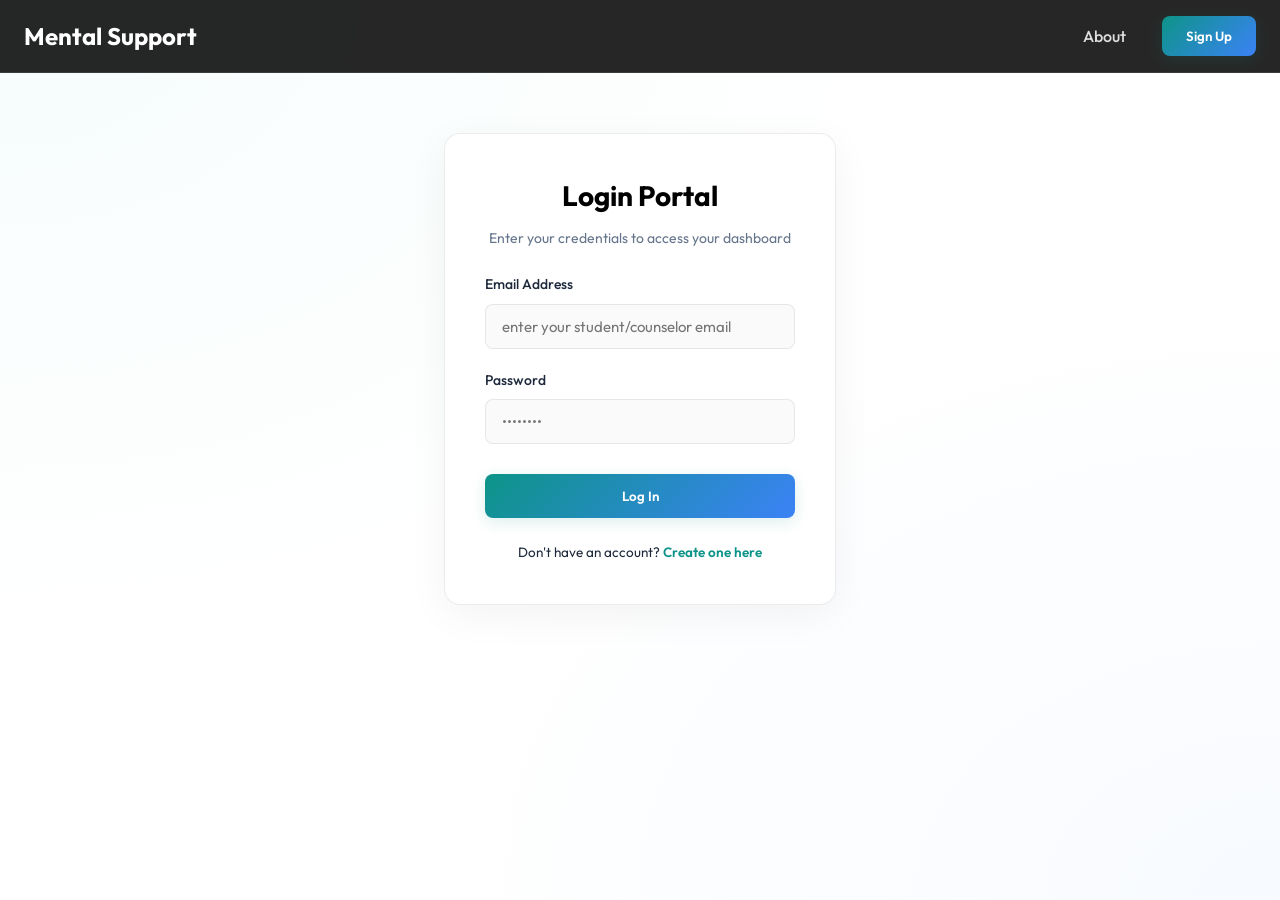
<file: index.html>
<!DOCTYPE html>
<html lang="en">
<head>
    <meta charset="UTF-8">
    <meta name="viewport" content="width=device-width, initial-scale=1.0">
    <title>Digital Mental Health Support Platform For Tertiary Students</title>
    <link rel="stylesheet" href="css/styles.css?v=9">
</head>
<body>

    <!-- Header Navigation -->
    <header>
        <div class="logo" style="cursor: pointer;" onclick="window.location.href='index.html'">
            Mental Support
        </div>
        <div class="nav-links">
            <button class="nav-item" onclick="openModal('aboutModal')" style="background: none; border: none; font-size: 16px; font-family: inherit; font-weight: 500;">About</button>
            <button class="btn-primary" onclick="openModal('registerModal')">Sign Up</button>
        </div>
    </header>

    <!-- Login Page Content -->
    <section class="landing-hero" style="grid-template-columns: 1fr; max-width: 440px; margin: 60px auto;">
        <div class="glass-card" style="padding: 40px; border-radius: var(--border-radius-md); box-shadow: 0 10px 40px rgba(0, 0, 0, 0.05); text-align: center;">
            <div style="margin-bottom: 24px; text-align: center;">
                <h2 style="font-size: 28px; font-weight: 700; color: var(--text-primary); margin-bottom: 8px;">Login Portal</h2>
                <p style="font-size: 14px; color: var(--text-muted);">Enter your credentials to access your dashboard</p>
            </div>
            <form onsubmit="handleLogin(event)">
                <div class="form-group">
                    <label class="form-label">Email Address</label>
                    <input type="email" name="email" class="form-control" placeholder="enter your student/counselor email" required>
                </div>
                <div class="form-group">
                    <label class="form-label">Password</label>
                    <input type="password" name="password" class="form-control" placeholder="••••••••" required>
                </div>
                <button type="submit" class="btn-primary" style="width: 100%; margin-top: 10px; padding: 14px 24px;">Log In</button>
            </form>
            <p style="font-size: 13.5px; color: var(--text-secondary); text-align: center; margin-top: 24px;">
                Don't have an account? <a href="#" onclick="openModal('registerModal');" style="font-weight: 600;">Create one here</a>
            </p>
        </div>
    </section>

    <!-- ABOUT MODAL -->
    <div class="modal-overlay" id="aboutModal">
        <div class="glass-card modal-content" style="max-width: 1000px; max-height: 90vh; overflow-y: auto;">
            <div class="modal-header">
                <h2 style="font-weight: 700; color: var(--text-primary);">About Our Platform</h2>
                <span class="modal-close" onclick="closeModal('aboutModal')">&times;</span>
            </div>
            
            <div class="about-modal-grid" style="display: grid; grid-template-columns: 1.2fr 1fr; gap: 40px; align-items: start; text-align: left;">
                <div>
                    <h1 style="font-size: 32px; font-weight: 800; line-height: 1.2; margin-bottom: 16px; color: var(--text-primary);">Digital Mental Health Support Platform</h1>
                    <p style="font-size: 15px; color: var(--text-secondary); margin-bottom: 28px; line-height: 1.6;">A secure, confidential space for tertiary level students to complete mental health self-assessments, share recovery stories, and connect with licensed counselors through chat and video sessions.</p>
                    
                    <h3 style="font-size: 18px; font-weight: 700; margin-bottom: 16px; color: var(--text-primary);">Core Platform Features</h3>
                    <div style="display: grid; grid-template-columns: 1fr 1fr; gap: 16px;">
                        <div class="feature-box" style="background: rgba(0, 0, 0, 0.01);">
                            <h3 style="font-size: 15px; font-weight: 600; color: var(--primary);">Self-Assessments</h3>
                            <p style="font-size: 12.5px; color: var(--text-secondary);">Screen for anxiety, depression, bipolar disorder, PTSD, and stress with validated questionnaires.</p>
                        </div>
                        <div class="feature-box" style="background: rgba(0, 0, 0, 0.01);">
                            <h3 style="font-size: 15px; font-weight: 600; color: var(--primary);">Direct Chat</h3>
                            <p style="font-size: 12.5px; color: var(--text-secondary);">Message experienced counselors securely in real-time without page reloads.</p>
                        </div>
                        <div class="feature-box" style="background: rgba(0, 0, 0, 0.01);">
                            <h3 style="font-size: 15px; font-weight: 600; color: var(--primary);">Story Sharing</h3>
                            <p style="font-size: 12.5px; color: var(--text-secondary);">Share your own mental health recovery journey publicly or anonymously.</p>
                        </div>
                        <div class="feature-box" style="background: rgba(0, 0, 0, 0.01);">
                            <h3 style="font-size: 15px; font-weight: 600; color: var(--primary);">Video Consultations</h3>
                            <p style="font-size: 12.5px; color: var(--text-secondary);">Secure WebRTC video rooms prepped for online session consultations.</p>
                        </div>
                    </div>
                </div>

                <div style="display: flex; flex-direction: column; gap: 24px;">
                    <!-- Benefits of Seeking Support -->
                    <div class="glass-card" style="padding: 24px; border-radius: var(--border-radius-md); background: rgba(0,0,0,0.01); box-shadow: none;">
                        <h3 style="font-size: 16px; font-weight: 700; color: #000000; margin-bottom: 12px;">Benefits of Seeking Support</h3>
                        <ul style="list-style: none; padding: 0; margin: 0; display: flex; flex-direction: column; gap: 8px;">
                            <li style="font-size: 13px; color: var(--text-secondary); line-height: 1.4;">
                                - Improved academic performance through better focus, concentration, and reduced stress levels.
                            </li>
                            <li style="font-size: 13px; color: var(--text-secondary); line-height: 1.4;">
                                - Stronger coping skills and emotional resilience to handle life's challenges confidently.
                            </li>
                            <li style="font-size: 13px; color: var(--text-secondary); line-height: 1.4;">
                                - Healthier relationships and improved communication with peers and family.
                            </li>
                            <li style="font-size: 13px; color: var(--text-secondary); line-height: 1.4;">
                                - Early detection and management of anxiety, depression, and other mental health conditions.
                            </li>
                            <li style="font-size: 13px; color: var(--text-secondary); line-height: 1.4;">
                                - Greater self-awareness, personal growth, and a more positive outlook on life.
                            </li>
                        </ul>
                    </div>

                    <!-- Risks of Not Seeking Support -->
                    <div class="glass-card" style="padding: 24px; border-radius: var(--border-radius-md); background: rgba(0,0,0,0.01); box-shadow: none;">
                        <h3 style="font-size: 16px; font-weight: 700; color: #000000; margin-bottom: 12px;">Risks of Not Seeking Support</h3>
                        <ul style="list-style: none; padding: 0; margin: 0; display: flex; flex-direction: column; gap: 8px;">
                            <li style="font-size: 13px; color: var(--text-secondary); line-height: 1.4;">
                                - Worsening symptoms of anxiety, depression, and burnout that become harder to treat over time.
                            </li>
                            <li style="font-size: 13px; color: var(--text-secondary); line-height: 1.4;">
                                - Declining academic performance, missed deadlines, and risk of academic suspension or dropout.
                            </li>
                            <li style="font-size: 13px; color: var(--text-secondary); line-height: 1.4;">
                                - Social isolation, strained relationships, and difficulty trusting others.
                            </li>
                            <li style="font-size: 13px; color: var(--text-secondary); line-height: 1.4;">
                                - Increased risk of substance abuse as an unhealthy coping mechanism.
                            </li>
                            <li style="font-size: 13px; color: var(--text-secondary); line-height: 1.4;">
                                - Long-term emotional damage and reduced quality of life that impacts career and future goals.
                            </li>
                        </ul>
                    </div>
                </div>
            </div>
        </div>
    </div>

    <!-- REGISTRATION MODAL -->
    <div class="modal-overlay" id="registerModal">
        <div class="glass-card modal-content" style="max-height: 90vh; overflow-y: auto;">
            <div class="modal-header">
                <h2 style="font-weight: 700; color: var(--primary);">Create Student Account</h2>
                <span class="modal-close" onclick="closeModal('registerModal')">&times;</span>
            </div>
            <form onsubmit="handleRegister(event)">
                <input type="hidden" name="role" value="student">

                <div class="form-group">
                    <label class="form-label">Full Name</label>
                    <input type="text" name="name" class="form-control" placeholder="John Doe" required>
                </div>

                <div class="form-group">
                    <label class="form-label">Email Address</label>
                    <input type="email" name="email" class="form-control" placeholder="email@university.edu" required>
                </div>

                <div class="form-group">
                    <label class="form-label">Password</label>
                    <input type="password" name="password" class="form-control" placeholder="at least 6 characters" required>
                </div>

                <!-- Student specific fields -->
                <div id="studentFields">
                    <div class="form-group">
                        <label class="form-label">University / College</label>
                        <input type="text" name="university" class="form-control" placeholder="e.g. University of Swaziland" id="studentUniversityInput" list="universitiesDatalist" required autocomplete="off">
                        <datalist id="universitiesDatalist"></datalist>
                    </div>
                    <div class="form-group">
                        <label class="form-label">Student ID Card Number</label>
                        <input type="text" name="student_id" class="form-control" placeholder="STD-202380196">
                    </div>
                    <div class="form-group">
                        <label class="form-label">Phone Number</label>
                        <input type="text" name="phone" class="form-control" placeholder="+26878123456">
                    </div>
                    <div class="form-group">
                        <label class="form-label">Department / Major</label>
                        <input type="text" name="department" class="form-control" placeholder="Computer Science">
                    </div>
                    <div class="form-group">
                        <label class="form-label">Bio (Brief context for counselor)</label>
                        <textarea name="student_bio" class="form-control" rows="3" placeholder="A little about yourself..."></textarea>
                    </div>
                </div>

                <button type="submit" class="btn-primary" style="width: 100%; margin-top: 10px;">Register Account</button>
            </form>
            <p style="font-size: 13px; color: var(--text-secondary); text-align: center; margin-top: 16px;">
                Already have an account? <a href="#" onclick="closeModal('registerModal'); openModal('loginModal');">Log in here</a>
            </p>
        </div>
    </div>
    <script>
        // Session guard: if already logged in (and no error present), redirect to correct dashboard
        (function() {
            try {
                if (window.location.search.indexOf('error') !== -1) {
                    localStorage.removeItem('mhp_user');
                    sessionStorage.clear();
                    return;
                }
                var saved = localStorage.getItem('mhp_user');
                if (saved) {
                    var user = JSON.parse(saved);
                    if (user && user.role) {
                        var dashMap = {
                            'admin':     'dashboard_admin.html',
                            'student':   'dashboard_student.html',
                            'counselor': 'dashboard_counselor.html',
                            'lecturer':  'dashboard_lecturer.html'
                        };
                        var dest = dashMap[user.role];
                        if (dest) {
                            window.location.replace(dest);
                        }
                    }
                }
            } catch(e) {}
        })();
    </script>
    <script src="js/app.js?v=46"></script>
</body>
</html>
</file>
<file: css/styles.css>
@import url('https://fonts.googleapis.com/css2?family=Outfit:wght@300;400;500;600;700&display=swap');

:root {
    --bg-main: #ffffff;
    --bg-card: rgba(255, 255, 255, 0.85);
    --bg-card-hover: rgba(0, 0, 0, 0.02);
    --glass-border: rgba(0, 0, 0, 0.08);
    --text-primary: #000000;
    --text-secondary: #1e293b;
    --text-muted: #64748b;
    --primary: #0d9488;
    --primary-glow: rgba(13, 148, 136, 0.15);
    --accent: #3b82f6;
    --accent-glow: rgba(59, 130, 246, 0.15);
    --success: #16a34a;
    --warning: #d97706;
    --danger: #dc2626;
    --font-sans: 'Outfit', -apple-system, BlinkMacSystemFont, "Segoe UI", Roboto, sans-serif;
    --transition-smooth: all 0.3s cubic-bezier(0.4, 0, 0.2, 1);
    --border-radius-sm: 8px;
    --border-radius-md: 16px;
    --border-radius-lg: 24px;
}

* {
    box-sizing: border-box;
    margin: 0;
    padding: 0;
}

body {
    background-color: var(--bg-main);
    color: var(--text-primary);
    font-family: var(--font-sans);
    line-height: 1.6;
    overflow-x: hidden;
    background-image: 
        radial-gradient(at 0% 0%, rgba(20, 184, 166, 0.04) 0px, transparent 50%),
        radial-gradient(at 100% 100%, rgba(59, 130, 246, 0.04) 0px, transparent 50%);
    background-attachment: fixed;
}

/* Scrollbar styles */
::-webkit-scrollbar {
    width: 8px;
    height: 8px;
}
::-webkit-scrollbar-track {
    background: #f1f5f9;
}
::-webkit-scrollbar-thumb {
    background: #cbd5e1;
    border-radius: 4px;
}
::-webkit-scrollbar-thumb:hover {
    background: var(--primary);
}

a {
    color: var(--primary);
    text-decoration: none;
    transition: var(--transition-smooth);
}
a:hover {
    color: var(--text-primary);
}

button {
    font-family: var(--font-sans);
}

/* Glass Card */
.glass-card {
    background: var(--bg-card);
    backdrop-filter: blur(12px);
    -webkit-backdrop-filter: blur(12px);
    border: 1px solid var(--glass-border);
    border-radius: var(--border-radius-md);
    padding: 24px;
    transition: var(--transition-smooth);
    box-shadow: 0 8px 30px rgba(0, 0, 0, 0.04);
}
.glass-card:hover {
    border-color: var(--glass-border);
    background: var(--bg-card-hover);
    transform: translateY(-2px);
    box-shadow: 0 12px 40px rgba(0, 0, 0, 0.06);
}

/* Prevent hover effects on modal content — keeps text readable over dark overlay */
.modal-content.glass-card {
    background: #ffffff;
    box-shadow: 0 20px 60px rgba(0, 0, 0, 0.15);
    backdrop-filter: none;
    -webkit-backdrop-filter: none;
}
.modal-content.glass-card:hover {
    background: #ffffff;
    transform: scale(1);
    box-shadow: 0 20px 60px rgba(0, 0, 0, 0.15);
}

/* Prevent hover lift on sidebar and static containers */
.sidebar.glass-card:hover,
.chat-layout .glass-card:hover,
.tab-content > .glass-card:hover {
    transform: none;
    background: var(--bg-card);
}

/* Primary Button */
.btn-primary {
    background: linear-gradient(135deg, var(--primary), var(--accent));
    color: #fff;
    border: none;
    border-radius: var(--border-radius-sm);
    padding: 12px 24px;
    font-weight: 600;
    cursor: pointer;
    transition: var(--transition-smooth);
    box-shadow: 0 4px 15px var(--primary-glow);
    display: inline-flex;
    align-items: center;
    justify-content: center;
    gap: 8px;
}
.btn-primary:hover {
    transform: translateY(-1px);
    box-shadow: 0 6px 20px rgba(29, 31, 30, 0.5);
    filter: brightness(1.1);
}
.btn-primary:active {
    transform: translateY(1px);
}

/* Secondary Button */
.btn-secondary {
    background: transparent;
    color: var(--text-secondary);
    border: 1px solid var(--glass-border);
    border-radius: var(--border-radius-sm);
    padding: 12px 24px;
    font-weight: 500;
    cursor: pointer;
    transition: var(--transition-smooth);
}
.btn-secondary:hover {
    background: rgba(0, 0, 0, 0.04);
    border-color: rgba(0, 0, 0, 0.15);
}

/* Header Specific Button Overrides */
header .btn-secondary {
    color: #ffffff;
    border-color: rgba(255, 255, 255, 0.3);
}
header .btn-secondary:hover {
    background: rgba(255, 255, 255, 0.1);
    border-color: rgba(255, 255, 255, 0.5);
}

/* Admin Sub Tab Active Highlight */
.admin-sub-tab.active {
    background: var(--primary) !important;
    color: #ffffff !important;
    border-color: var(--primary) !important;
}

/* Header / Navigation */
header {
    background: rgba(0, 0, 0, 0.85);
    backdrop-filter: blur(8px);
    border-bottom: 1px solid rgba(255, 255, 255, 0.1);
    position: sticky;
    top: 0;
    z-index: 100;
    padding: 16px 24px;
    display: flex;
    justify-content: space-between;
    align-items: center;
}
.logo {
    font-size: 24px;
    font-weight: 700;
    color: #ffffff;
    background: none;
    -webkit-background-clip: unset;
    -webkit-text-fill-color: #ffffff;
    display: flex;
    align-items: center;
    gap: 8px;
}
.nav-links {
    display: flex;
    gap: 24px;
    align-items: center;
}
.nav-item {
    color: rgba(255, 255, 255, 0.85);
    font-weight: 500;
    cursor: pointer;
    padding: 6px 12px;
    border-radius: var(--border-radius-sm);
}
.nav-item:hover, .nav-item.active {
    color: #ffffff;
    background: rgba(255, 255, 255, 0.1);
}

/* Form Styles */
.form-group {
    margin-bottom: 20px;
    text-align: left;
}
.form-label {
    display: block;
    margin-bottom: 8px;
    color: var(--text-secondary);
    font-size: 14px;
    font-weight: 500;
}
.form-control {
    width: 100%;
    background: rgba(0, 0, 0, 0.02);
    border: 1px solid var(--glass-border);
    border-radius: var(--border-radius-sm);
    padding: 12px 16px;
    color: var(--text-primary);
    font-family: var(--font-sans);
    font-size: 15px;
    transition: var(--transition-smooth);
}
.form-control:focus {
    outline: none;
    border-color: var(--primary);
    box-shadow: 0 0 0 3px var(--primary-glow);
    background: #ffffff;
}
select.form-control option {
    background-color: var(--bg-main);
    color: var(--text-primary);
}

/* Landing Page Grid */
.landing-hero {
    max-width: 1200px;
    margin: 80px auto;
    padding: 0 24px;
    display: grid;
    grid-template-columns: 1fr 1fr;
    gap: 60px;
    align-items: center;
}
.hero-content h1 {
    font-size: 54px;
    font-weight: 800;
    line-height: 1.15;
    margin-bottom: 24px;
    color: var(--text-primary);
}
.hero-content p {
    font-size: 18px;
    color: var(--text-secondary);
    margin-bottom: 36px;
}
.hero-features {
    display: grid;
    grid-template-columns: 1fr 1fr;
    gap: 24px;
    margin-top: 40px;
}
.feature-box {
    background: rgba(255, 255, 255, 0.02);
    border: 1px solid var(--glass-border);
    border-radius: var(--border-radius-sm);
    padding: 20px;
    text-align: left;
}
.feature-box h3 {
    color: var(--primary);
    margin-bottom: 8px;
}

/* Modals */
.modal-overlay {
    position: fixed;
    top: 0;
    left: 0;
    width: 100%;
    height: 100%;
    background: rgba(0, 0, 0, 0.4);
    backdrop-filter: blur(6px);
    z-index: 1000;
    display: flex;
    justify-content: center;
    align-items: center;
    opacity: 0;
    pointer-events: none;
    transition: var(--transition-smooth);
}
.modal-overlay.active {
    opacity: 1;
    pointer-events: auto;
}
.modal-content {
    width: 90%;
    max-width: 500px;
    transform: scale(0.9);
    transition: var(--transition-smooth);
}
.modal-overlay.active .modal-content {
    transform: scale(1);
}
.modal-header {
    display: flex;
    justify-content: space-between;
    align-items: center;
    border-bottom: 1px solid var(--glass-border);
    padding-bottom: 16px;
    margin-bottom: 20px;
}
.modal-close {
    font-size: 24px;
    cursor: pointer;
    color: var(--text-secondary);
    transition: var(--transition-smooth);
}
.modal-close:hover {
    color: var(--danger);
}

/* Dashboard Styles */
.dashboard-container {
    max-width: 1400px;
    margin: 40px auto;
    padding: 0 24px;
    display: grid;
    grid-template-columns: 260px 1fr;
    gap: 32px;
}
.sidebar {
    height: fit-content;
}
.sidebar-profile {
    display: flex;
    flex-direction: column;
    align-items: center;
    text-align: center;
    padding-bottom: 24px;
    border-bottom: 1px solid var(--glass-border);
    margin-bottom: 24px;
}
.avatar-placeholder {
    width: 80px;
    height: 80px;
    border-radius: 50%;
    background: linear-gradient(135deg, var(--primary), var(--accent));
    display: flex;
    align-items: center;
    justify-content: center;
    font-size: 32px;
    font-weight: 700;
    margin-bottom: 12px;
    box-shadow: 0 4px 15px rgba(20, 184, 166, 0.4);
}
.sidebar-menu {
    display: flex;
    flex-direction: column;
    gap: 8px;
}
.sidebar-link {
    display: flex;
    align-items: center;
    gap: 12px;
    padding: 12px 16px;
    color: var(--text-secondary);
    border-radius: var(--border-radius-sm);
    cursor: pointer;
    font-weight: 500;
    transition: var(--transition-smooth);
}
.sidebar-link:hover, .sidebar-link.active {
    color: var(--primary);
    background: rgba(20, 184, 166, 0.08);
}

.dashboard-content {
    min-height: 600px;
}

/* Tab contents hidden by default */
.tab-content {
    display: none;
    animation: fadeIn 0.4s ease-out;
}
.tab-content.active {
    display: block;
}

@keyframes fadeIn {
    from { opacity: 0; transform: translateY(10px); }
    to { opacity: 1; transform: translateY(0); }
}

/* Live Chat Interface */
.chat-layout {
    display: grid;
    grid-template-columns: 280px 1fr;
    height: 600px;
    border: 1px solid var(--glass-border);
    border-radius: var(--border-radius-md);
    overflow: hidden;
}
.chat-sidebar {
    background: rgba(0, 0, 0, 0.02);
    border-right: 1px solid var(--glass-border);
    display: flex;
    flex-direction: column;
}
.chat-sidebar-header {
    padding: 16px;
    border-bottom: 1px solid var(--glass-border);
    font-weight: 600;
}
.chat-user-list {
    flex: 1;
    overflow-y: auto;
    display: flex;
    flex-direction: column;
}
.chat-user-item {
    display: flex;
    align-items: center;
    gap: 12px;
    padding: 14px 16px;
    border-bottom: 1px solid rgba(0, 0, 0, 0.05);
    cursor: pointer;
    transition: var(--transition-smooth);
}
.chat-user-item:hover, .chat-user-item.active {
    background: rgba(20, 184, 166, 0.08);
}
.chat-user-avatar {
    width: 40px;
    height: 40px;
    border-radius: 50%;
    background: rgba(0, 0, 0, 0.05);
    display: flex;
    align-items: center;
    justify-content: center;
    font-weight: 600;
}
.chat-user-details {
    flex: 1;
    overflow: hidden;
}
.chat-user-name {
    font-size: 14px;
    font-weight: 600;
    white-space: nowrap;
    overflow: hidden;
    text-overflow: ellipsis;
}
.chat-user-status {
    font-size: 12px;
    color: var(--text-muted);
}
.chat-main {
    display: flex;
    flex-direction: column;
    background: rgba(255, 255, 255, 0.5);
    height: 100%;
    min-height: 0;
}
.chat-main-header {
    padding: 16px 24px;
    border-bottom: 1px solid var(--glass-border);
    display: flex;
    justify-content: space-between;
    align-items: center;
    background: rgba(0, 0, 0, 0.02);
}
.chat-messages {
    flex: 1;
    padding: 24px;
    overflow-y: auto;
    display: flex;
    flex-direction: column;
    gap: 16px;
    min-height: 0;
}
.chat-bubble-container {
    display: flex;
    flex-direction: column;
    max-width: 70%;
}
.chat-bubble-container.outgoing {
    align-self: flex-end;
    align-items: flex-end;
}
.chat-bubble-container.incoming {
    align-self: flex-start;
    align-items: flex-start;
}
.chat-bubble-sender {
    font-size: 12px;
    color: var(--text-secondary);
    margin-bottom: 4px;
}
.chat-bubble {
    padding: 12px 16px;
    border-radius: var(--border-radius-sm);
    font-size: 14px;
}
.chat-bubble-container.outgoing .chat-bubble {
    background: linear-gradient(135deg, var(--primary), var(--accent));
    color: #fff;
    border-bottom-right-radius: 0;
}
.chat-bubble-container.incoming .chat-bubble {
    background: rgba(0, 0, 0, 0.05);
    color: var(--text-primary);
    border-bottom-left-radius: 0;
}
.chat-bubble-time {
    font-size: 10px;
    color: var(--text-muted);
    margin-top: 4px;
}
.chat-input-area {
    padding: 16px 24px;
    border-top: 1px solid var(--glass-border);
    display: flex;
    gap: 16px;
    background: rgba(0, 0, 0, 0.02);
    flex-shrink: 0;
}
.chat-input {
    flex: 1;
    background: #ffffff;
    border: 1px solid var(--glass-border);
    border-radius: 24px;
    padding: 12px 20px;
    color: var(--text-primary);
    font-size: 14px;
    outline: none;
    transition: var(--transition-smooth);
}
.chat-input:focus {
    border-color: var(--primary);
    background: #ffffff;
    box-shadow: 0 0 0 3px var(--primary-glow);
}
.btn-chat-send {
    background: var(--primary);
    border: none;
    width: 44px;
    height: 44px;
    border-radius: 50%;
    color: white;
    cursor: pointer;
    display: flex;
    align-items: center;
    justify-content: center;
    transition: var(--transition-smooth);
}
.btn-chat-send:hover {
    background: var(--accent);
    transform: scale(1.05);
}

/* Stories Board Grid */
.stories-grid {
    display: grid;
    grid-template-columns: repeat(auto-fill, minmax(320px, 1fr));
    gap: 24px;
    margin-top: 24px;
}
.story-card {
    display: flex;
    flex-direction: column;
    justify-content: space-between;
}
.story-header {
    border-bottom: 1px solid rgba(255, 255, 255, 0.05);
    padding-bottom: 12px;
    margin-bottom: 12px;
}
.story-author {
    color: var(--primary);
    font-size: 13px;
    font-weight: 600;
}
.story-title {
    font-size: 18px;
    font-weight: 700;
    margin-top: 4px;
}
.story-content {
    color: var(--text-secondary);
    font-size: 14px;
    flex: 1;
    margin-bottom: 16px;
}
.story-footer {
    display: flex;
    justify-content: space-between;
    align-items: center;
    font-size: 12px;
    color: var(--text-muted);
}

/* Self-Assessment Wizard Styles */
.assessment-wizard {
    max-width: 600px;
    margin: 40px auto;
}
.assessment-progress {
    height: 6px;
    background: rgba(255, 255, 255, 0.05);
    border-radius: 3px;
    margin-bottom: 32px;
    overflow: hidden;
}
.assessment-progress-bar {
    height: 100%;
    background: linear-gradient(90deg, var(--primary), var(--accent));
    width: 0%;
    transition: var(--transition-smooth);
}
.assessment-q-card {
    animation: fadeIn 0.4s ease-out;
}
.assessment-options {
    display: flex;
    flex-direction: column;
    gap: 12px;
    margin-top: 24px;
}
.assessment-option {
    background: rgba(255, 255, 255, 0.02);
    border: 1px solid var(--glass-border);
    padding: 16px 20px;
    border-radius: var(--border-radius-sm);
    cursor: pointer;
    transition: var(--transition-smooth);
    display: flex;
    align-items: center;
    gap: 16px;
}
.assessment-option:hover {
    background: rgba(20, 184, 166, 0.05);
    border-color: var(--primary);
}
.assessment-option.selected {
    background: rgba(20, 184, 166, 0.1);
    border-color: var(--primary);
    box-shadow: 0 0 0 2px var(--primary-glow);
}
.option-bullet {
    width: 20px;
    height: 20px;
    border-radius: 50%;
    border: 2px solid var(--text-muted);
    display: flex;
    align-items: center;
    justify-content: center;
    transition: var(--transition-smooth);
}
.assessment-option.selected .option-bullet {
    border-color: var(--primary);
    background: var(--primary);
}

.stats-grid {
    display: grid;
    grid-template-columns: repeat(auto-fit, minmax(200px, 1fr));
    gap: 24px;
    margin-bottom: 32px;
}
.stat-card {
    text-align: center;
}
.stat-value {
    font-size: 36px;
    font-weight: 700;
    background: linear-gradient(135deg, var(--primary), var(--accent));
    -webkit-background-clip: text;
    -webkit-text-fill-color: transparent;
}
.stat-label {
    font-size: 14px;
    color: var(--text-secondary);
}

/* Notifications Box */
.notifications-dropdown {
    position: absolute;
    top: calc(100% + 12px);
    right: 0;
    width: 380px;
    max-height: 460px;
    background: rgba(255, 255, 255, 0.98);
    backdrop-filter: blur(20px);
    -webkit-backdrop-filter: blur(20px);
    border: 1px solid rgba(0, 0, 0, 0.08);
    border-radius: var(--border-radius-md);
    box-shadow: 0 20px 40px rgba(0, 0, 0, 0.1);
    z-index: 1000;
    display: flex;
    flex-direction: column;
    overflow: hidden;
    opacity: 0;
    transform: translateY(12px) scale(0.98);
    pointer-events: none;
    transition: opacity 0.25s cubic-bezier(0.4, 0, 0.2, 1), transform 0.25s cubic-bezier(0.4, 0, 0.2, 1);
}
.notifications-dropdown.active {
    opacity: 1;
    transform: translateY(0) scale(1);
    pointer-events: auto;
}
.notifications-dropdown-header {
    padding: 16px 20px;
    border-bottom: 1px solid rgba(0, 0, 0, 0.08);
    font-weight: 700;
    font-size: 15px;
    color: var(--text-primary);
    background: rgba(0, 0, 0, 0.02);
    display: flex;
    justify-content: space-between;
    align-items: center;
    flex-shrink: 0;
}
.notifications-dropdown-body {
    overflow-y: auto;
    flex: 1;
}
.notifications-dropdown-body::-webkit-scrollbar {
    width: 6px;
}
.notifications-dropdown-body::-webkit-scrollbar-track {
    background: transparent;
}
.notifications-dropdown-body::-webkit-scrollbar-thumb {
    background: rgba(0, 0, 0, 0.1);
    border-radius: 3px;
}
.notifications-dropdown-body::-webkit-scrollbar-thumb:hover {
    background: var(--primary);
}
.notification-item {
    padding: 16px 20px;
    border-bottom: 1px solid rgba(0, 0, 0, 0.05);
    font-size: 13.5px;
    line-height: 1.5;
    transition: var(--transition-smooth);
    color: var(--text-secondary);
    cursor: pointer;
}
.notification-item:last-child {
    border-bottom: none;
}
.notification-item:hover {
    background: rgba(0, 0, 0, 0.02);
}
.notification-item.unread {
    background: rgba(20, 184, 166, 0.06);
    border-left: 4px solid var(--primary);
    color: var(--text-primary);
}
.notification-item .notif-message {
    font-weight: 500;
    color: var(--text-primary);
    margin-bottom: 4px;
}
.notification-item.unread .notif-message {
    font-weight: 600;
    color: var(--text-primary);
}
.notification-item .notif-time {
    font-size: 11.5px;
    color: var(--text-muted);
    display: block;
    margin-top: 6px;
}

/* Responsive Styles */
@media (max-width: 900px) {
    .landing-hero {
        grid-template-columns: 1fr;
        text-align: center;
        gap: 40px;
        margin: 40px auto;
    }
    .dashboard-container {
        grid-template-columns: 1fr;
    }
    .chat-layout {
        grid-template-columns: 1fr;
    }
    .chat-sidebar {
        display: none; /* simple hidden for mobile, or toggled */
    }
    .about-modal-grid {
        grid-template-columns: 1fr !important;
        gap: 24px !important;
    }
}

/* ============================================================
   Counselor Recommendation Card (shown after assessment)
   ============================================================ */
.counselor-recommendation {
    margin: 24px auto 0;
    max-width: 480px;
    background: linear-gradient(135deg, rgba(13, 148, 136, 0.12), rgba(59, 130, 246, 0.10));
    border: 1px solid rgba(13, 148, 136, 0.3);
    border-radius: 16px;
    padding: 20px 24px;
    text-align: left;
    box-shadow: 0 6px 24px rgba(13, 148, 136, 0.12);
    animation: fadeIn 0.5s ease-out;
    position: relative;
    overflow: hidden;
}
.counselor-recommendation::before {
    content: '';
    position: absolute;
    top: -30px;
    right: -30px;
    width: 120px;
    height: 120px;
    background: radial-gradient(circle, rgba(13, 148, 136, 0.15), transparent 70%);
    border-radius: 50%;
    pointer-events: none;
}
.counselor-rec-header {
    display: flex;
    align-items: center;
    gap: 8px;
    margin-bottom: 14px;
}
.counselor-rec-icon {
    font-size: 20px;
    line-height: 1;
}
.counselor-rec-label {
    font-size: 11px;
    font-weight: 700;
    text-transform: uppercase;
    letter-spacing: 0.8px;
    color: var(--primary);
}
.counselor-rec-body {
    display: flex;
    gap: 16px;
    align-items: flex-start;
}
.counselor-rec-avatar {
    width: 52px;
    height: 52px;
    min-width: 52px;
    border-radius: 50%;
    background: linear-gradient(135deg, var(--primary), var(--accent));
    color: #fff;
    font-size: 18px;
    font-weight: 700;
    display: flex;
    align-items: center;
    justify-content: center;
    box-shadow: 0 4px 12px rgba(13, 148, 136, 0.35);
}
.counselor-rec-info {
    flex: 1;
}
.counselor-rec-name {
    font-size: 16px;
    font-weight: 700;
    color: var(--text-primary);
    margin: 0 0 4px;
}
.counselor-rec-specialty {
    display: inline-block;
    font-size: 11px;
    font-weight: 600;
    background: rgba(13, 148, 136, 0.15);
    color: var(--primary);
    border-radius: 20px;
    padding: 2px 10px;
    margin-bottom: 8px;
}
.counselor-rec-bio {
    font-size: 13px;
    color: var(--text-secondary);
    line-height: 1.5;
    margin: 0;
}
.counselor-rec-cta {
    font-size: 12.5px;
    color: var(--text-muted);
    margin: 14px 0 0;
    padding-top: 12px;
    border-top: 1px solid rgba(13, 148, 136, 0.15);
    font-style: italic;
}
.counselor-rec-fallback {
    background: rgba(100, 116, 139, 0.08);
    border-color: rgba(100, 116, 139, 0.2);
    text-align: center;
    display: flex;
    flex-direction: column;
    align-items: center;
    gap: 8px;
}
.counselor-rec-fallback .counselor-rec-icon {
    font-size: 28px;
}
.counselor-rec-fallback p {
    font-size: 13.5px;
    color: var(--text-secondary);
    margin: 0;
}

/* ============================================================
   Mental Health AI Chatbot Tags & Critical Booking Urgent Styles
   ============================================================ */
.chatbot-tag {
    background: rgba(13, 148, 136, 0.06);
    border: 1px solid rgba(13, 148, 136, 0.15);
    padding: 6px 14px;
    border-radius: 20px;
    font-size: 12px;
    font-weight: 600;
    cursor: pointer;
    color: var(--primary);
    transition: var(--transition-smooth);
    user-select: none;
}
.chatbot-tag:hover {
    background: var(--primary);
    color: #ffffff;
    transform: translateY(-1px);
    box-shadow: 0 4px 10px var(--primary-glow);
}
.urgent-banner {
    background: linear-gradient(135deg, rgba(220, 38, 38, 0.15), rgba(239, 68, 68, 0.08));
    border: 1px solid rgba(220, 38, 38, 0.4);
    border-radius: 12px;
    padding: 16px;
    margin-bottom: 20px;
    font-size: 13.5px;
    color: var(--danger);
    line-height: 1.5;
    animation: pulseRed 3s infinite ease-in-out;
}
.urgent-badge {
    display: inline-flex;
    align-items: center;
    gap: 4px;
    background: #dc2626;
    color: #ffffff;
    font-size: 11px;
    font-weight: 700;
    text-transform: uppercase;
    letter-spacing: 0.5px;
    padding: 4px 10px;
    border-radius: 12px;
    animation: blink 1.5s infinite ease-in-out;
    box-shadow: 0 2px 8px rgba(220, 38, 38, 0.3);
}

@keyframes pulseRed {
    0%, 100% {
        box-shadow: 0 0 0 0 rgba(220, 38, 38, 0.15);
    }
    50% {
        box-shadow: 0 0 0 4px rgba(220, 38, 38, 0.08);
    }
}
@keyframes blink {
    0%, 100% { opacity: 1; }
    50% { opacity: 0.5; }
}

/* Chatbot Voice Recognition Styles */
.pulse-mic {
    animation: micPulse 1.5s infinite ease-in-out;
}
@keyframes micPulse {
    0% {
        box-shadow: 0 0 0 0 rgba(239, 68, 68, 0.4);
    }
    70% {
        box-shadow: 0 0 0 8px rgba(239, 68, 68, 0);
    }
    100% {
        box-shadow: 0 0 0 0 rgba(239, 68, 68, 0);
    }
}
.voice-listening-dot {
    width: 8px;
    height: 8px;
    background-color: #ef4444;
    border-radius: 50%;
    display: inline-block;
    animation: blink 1s infinite ease-in-out;
}

/* WhatsApp calling avatar pulse ripple */
@keyframes pulseRipple {
    0% {
        transform: scale(0.95);
        opacity: 0.8;
    }
    50% {
        opacity: 0.4;
    }
    100% {
        transform: scale(2.2);
        opacity: 0;
    }
}
</file>
